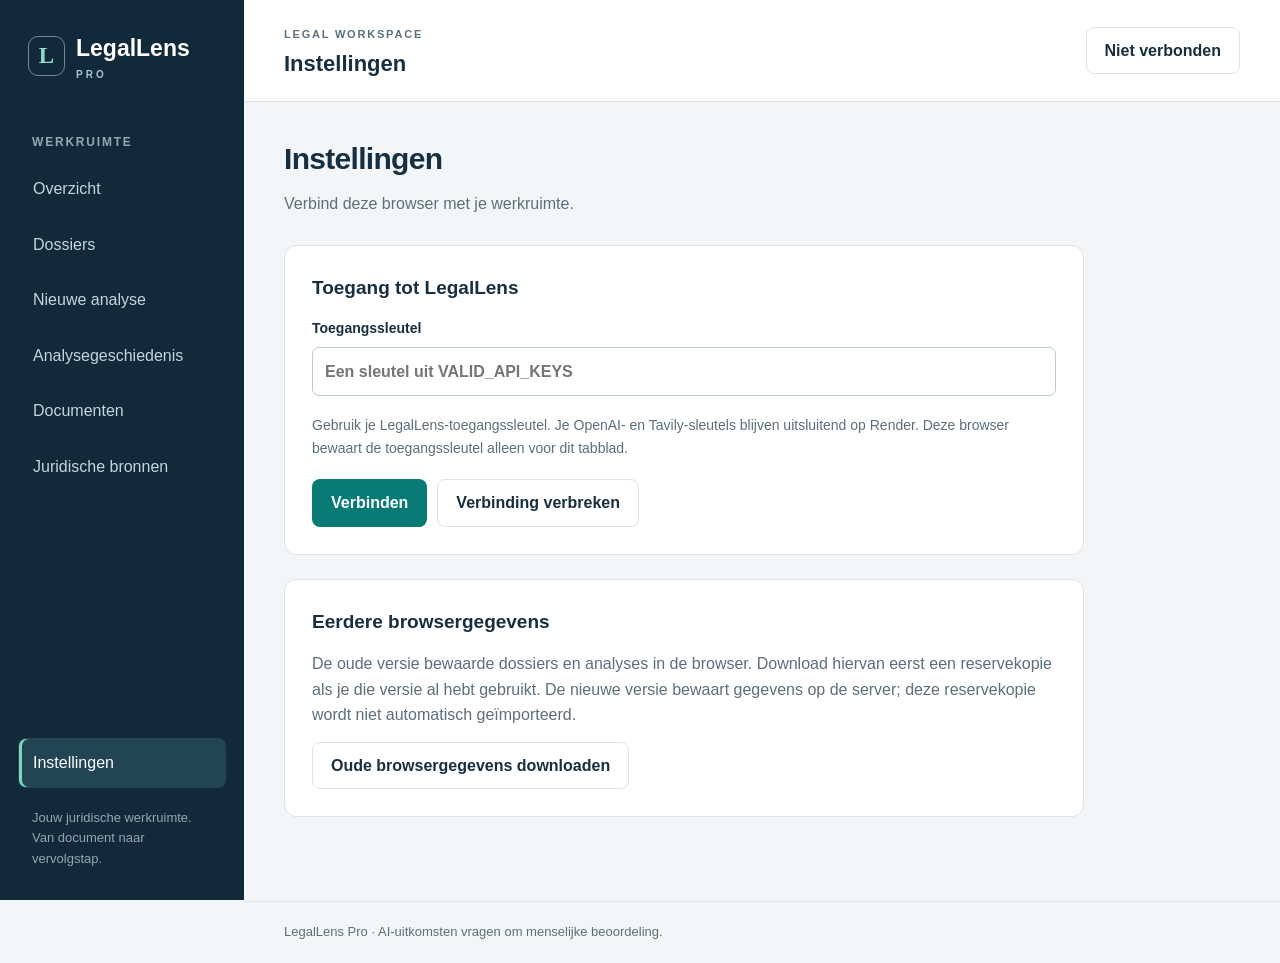
<file: static/index.html>
<!doctype html>
<html lang="nl">
<head><meta charset="utf-8"><meta name="viewport" content="width=device-width, initial-scale=1"><title>LegalLens Pro — Werkruimte</title><link rel="stylesheet" href="/static/styles.css"><script src="/static/app.js" defer></script></head>
<body>
<a class="skip" href="#content">Naar inhoud</a>
<aside id="sidebar"><a class="brand" href="#dashboard" data-view="dashboard"><span class="brand-mark">L</span><span>LegalLens <small>PRO</small></span></a><button id="close-menu" class="secondary">Menu sluiten</button><p class="nav-label">WERKRUIMTE</p><nav aria-label="Hoofdnavigatie">
<button data-view="dashboard">Overzicht</button><button data-view="dossiers">Dossiers</button><button data-view="analyze">Nieuwe analyse</button><button data-view="analyses">Analysegeschiedenis</button><button data-view="documents">Documenten</button><button data-view="sources">Juridische bronnen</button></nav><div class="sidebar-bottom"><button data-view="settings">Instellingen</button><p>Jouw juridische werkruimte.<br>Van document naar vervolgstap.</p></div></aside>
<div class="workspace"><header><button id="menu" class="secondary" aria-label="Menu openen" aria-expanded="false">Menu</button><div><span class="eyebrow">LEGAL WORKSPACE</span><h1 id="page-title">Overzicht</h1></div><button class="secondary" data-view="settings" id="connection">Niet verbonden</button></header>
<main id="content"><p id="storage-warning" class="callout" hidden>Tijdelijke opslag: bij gratis Render kunnen dossiers en uploads verdwijnen na inactiviteit, een herstart of deployment. Download belangrijke resultaten direct.</p><div id="notice" role="status" aria-live="polite" hidden></div>
<section data-page="dashboard"><div class="heading"><div><h2>Grip op je juridische werk.</h2><p>Dossiers, analyses en documenten op één plek.</p></div><button data-view="analyze">Nieuwe analyse <span aria-hidden="true">+</span></button></div><div class="stats" id="stats"><article><span>Dossiers</span><strong>—</strong></article><article><span>Analyses</span><strong>—</strong></article><article><span>Documenten</span><strong>—</strong></article><article><span>Bestanden</span><strong>—</strong></article></div><div class="columns"><article class="panel"><div class="panel-heading"><h3>Recente dossiers</h3><button class="link" data-view="dossiers">Alle dossiers</button></div><div id="recent-dossiers" class="list"><p class="empty">Verbind je werkruimte via Instellingen.</p></div></article><article class="panel accent"><span class="eyebrow">AAN DE SLAG</span><h3>Van inzicht naar actie</h3><p>Analyseer een contract, bekijk de risico's en werk de vervolgstappen uit.</p><button data-view="analyze">Document analyseren</button><hr><button class="link" data-view="documents">Een conceptdocument opstellen →</button><button class="link" data-view="sources">Wetgeving en uitspraken zoeken →</button></article></div></section>
<section data-page="dossiers" hidden><div class="heading"><div><h2>Dossiers</h2><p>Orden je documenten en analyses per zaak.</p></div><button id="new-dossier">Nieuw dossier +</button></div><label class="search">Zoek dossier<input id="dossier-search" type="search" placeholder="Naam of cliënt"></label><div id="dossier-list" class="cards"></div><article id="dossier-detail" class="panel" hidden></article></section>
<section data-page="analyze" hidden><div class="heading"><div><h2>Nieuwe analyse</h2><p>Upload een document of plak tekst. Het resultaat wordt bewaard.</p></div></div><form id="analysis-form" class="panel"><div class="form-grid"><label>Dossier<select id="analysis-dossier" class="dossier-select"><option value="">Zonder dossier</option></select></label><label>Analyse<select id="analysis-type"><option value="contract">Contractanalyse</option><option value="due_diligence">Due diligence</option><option value="familierecht">Familierecht</option><option value="huurrecht">Huurrecht</option><option value="arbeidsrecht">Arbeidsrecht</option><option value="strafrecht">Strafrecht</option><option value="bestuursrecht">Bestuursrecht</option><option value="ondernemingsrecht">Ondernemingsrecht</option><option value="aansprakelijkheidsrecht">Aansprakelijkheidsrecht</option><option value="consumentenrecht">Consumentenrecht</option><option value="privacyrecht">Privacyrecht</option><option value="erfrecht">Erfrecht</option><option value="intellectueel_eigendom">Intellectueel eigendom</option><option value="vastgoedrecht">Vastgoedrecht</option></select></label><label>Diepgang<select id="analysis-mode"><option value="standard">Standaard — duidelijk en praktisch</option><option value="advocaat">Advocaat — uitgebreide motivering</option></select></label></div><div class="upload"><label>Document kiezen<input id="analysis-file" type="file" accept=".pdf,.docx,.txt"></label><p id="file-hint">PDF, Word of TXT · maximaal 10 MB · leesbare tekst vereist</p><button type="button" id="clear-file" class="link">Bestandskeuze wissen</button></div><label>Of plak je tekst<textarea id="analysis-text" rows="9" placeholder="Plak minimaal 50 tekens…"></textarea></label><p class="muted" id="analysis-hint">Documentinhoud wordt voor de analyse naar OpenAI verzonden. Controleer of je die mag delen.</p><div class="actions"><button type="submit">Analyse starten</button><button type="reset" class="secondary">Wissen</button><span id="analysis-progress" role="status"></span></div></form><article id="analysis-result" class="panel result" hidden></article></section>
<section data-page="analyses" hidden><div class="heading"><div><h2>Analysegeschiedenis</h2><p>Zoek resultaten terug en bekijk alle aanbevelingen.</p></div></div><form id="history-form" class="filters"><label>Zoeken<input type="search" id="history-query" placeholder="Samenvatting of documenttype"></label><label>Dossier<select id="history-dossier" class="dossier-select"><option value="">Alle dossiers</option></select></label><button type="submit">Zoeken</button></form><div id="history-list" class="list panel"></div><div class="actions"><button class="secondary" id="history-prev">Vorige</button><span id="history-page">Pagina 1</span><button class="secondary" id="history-next">Volgende</button></div><article id="history-detail" class="panel result" hidden></article></section>
<section data-page="documents" hidden><div class="heading"><div><h2>Documenten</h2><p>Vul een conceptsjabloon in en download het als Word, PDF of tekst.</p></div></div><p class="callout">De aangeleverde sjablonen zijn beknopte concepten. Controleer en vul de inhoud juridisch aan vóór gebruik.</p><div id="template-list" class="cards"></div><form id="document-form" class="panel" hidden><h3 id="template-title"></h3><label>Dossier<select id="document-dossier" class="dossier-select"><option value="">Zonder dossier</option></select></label><div id="template-fields" class="form-grid"></div><button type="submit">Concept maken en opslaan</button></form><article id="document-detail" class="panel" hidden></article><article class="panel"><h3>Opgeslagen documenten</h3><div id="document-list" class="list"></div></article></section>
<section data-page="sources" hidden><div class="heading"><div><h2>Juridische bronnen</h2><p>Zoek op wetsartikel via Tavily, of haal een uitspraak rechtstreeks op met een ECLI-nummer.</p></div></div><form id="source-form" class="panel"><label>Wetsartikel of ECLI-nummer<input id="source-query" required minlength="2" maxlength="150" placeholder="Bijvoorbeeld 6:74 BW of ECLI:NL:HR:2021:1778"></label><div class="actions"><button type="submit">Bronnen zoeken</button><span id="source-progress" role="status"></span></div><p class="muted">Een ECLI-opvraging via Rechtspraak Open Data gebruikt geen Tavily of OpenAI. Voor zoeken op wetsartikel blijft Tavily nodig. Niet iedere uitspraak heeft een openbare volledige tekst.</p></form><article id="source-result" class="panel" hidden></article></section>
<section data-page="settings" hidden><div class="heading"><div><h2>Instellingen</h2><p>Verbind deze browser met je werkruimte.</p></div></div><form id="settings-form" class="panel narrow"><h3>Toegang tot LegalLens</h3><label>Toegangssleutel<input id="access-key" type="password" autocomplete="off" required placeholder="Een sleutel uit VALID_API_KEYS"></label><p class="muted">Gebruik je LegalLens-toegangssleutel. Je OpenAI- en Tavily-sleutels blijven uitsluitend op Render. Deze browser bewaart de toegangssleutel alleen voor dit tabblad.</p><div class="actions"><button type="submit">Verbinden</button><button type="button" id="logout" class="secondary">Verbinding verbreken</button></div><div id="service-status"></div></form><article class="panel narrow"><h3>Eerdere browsergegevens</h3><p>De oude versie bewaarde dossiers en analyses in de browser. Download hiervan eerst een reservekopie als je die versie al hebt gebruikt. De nieuwe versie bewaart gegevens op de server; deze reservekopie wordt niet automatisch geïmporteerd.</p><button class="secondary" id="legacy-export">Oude browsergegevens downloaden</button></article></section>
</main><footer>LegalLens Pro · AI-uitkomsten vragen om menselijke beoordeling.</footer></div>
<dialog id="dossier-dialog"><form id="dossier-form"><p id="dialog-error" role="alert" hidden></p><h2 id="dossier-dialog-title">Nieuw dossier</h2><input id="edit-dossier-id" type="hidden"><label>Naam<input id="dossier-name" required maxlength="200"></label><label>Cliënt<input id="dossier-client" maxlength="200"></label><label>Rechtsgebied<input id="dossier-type" maxlength="80" placeholder="Bijvoorbeeld arbeidsrecht"></label><label>Status<select id="dossier-status"><option value="active">Actief</option><option value="archived">Gearchiveerd</option><option value="closed">Gesloten</option></select></label><div class="actions"><button type="submit">Opslaan</button><button type="button" class="secondary" id="close-dialog">Annuleren</button></div></form></dialog>
</body></html>
</file>
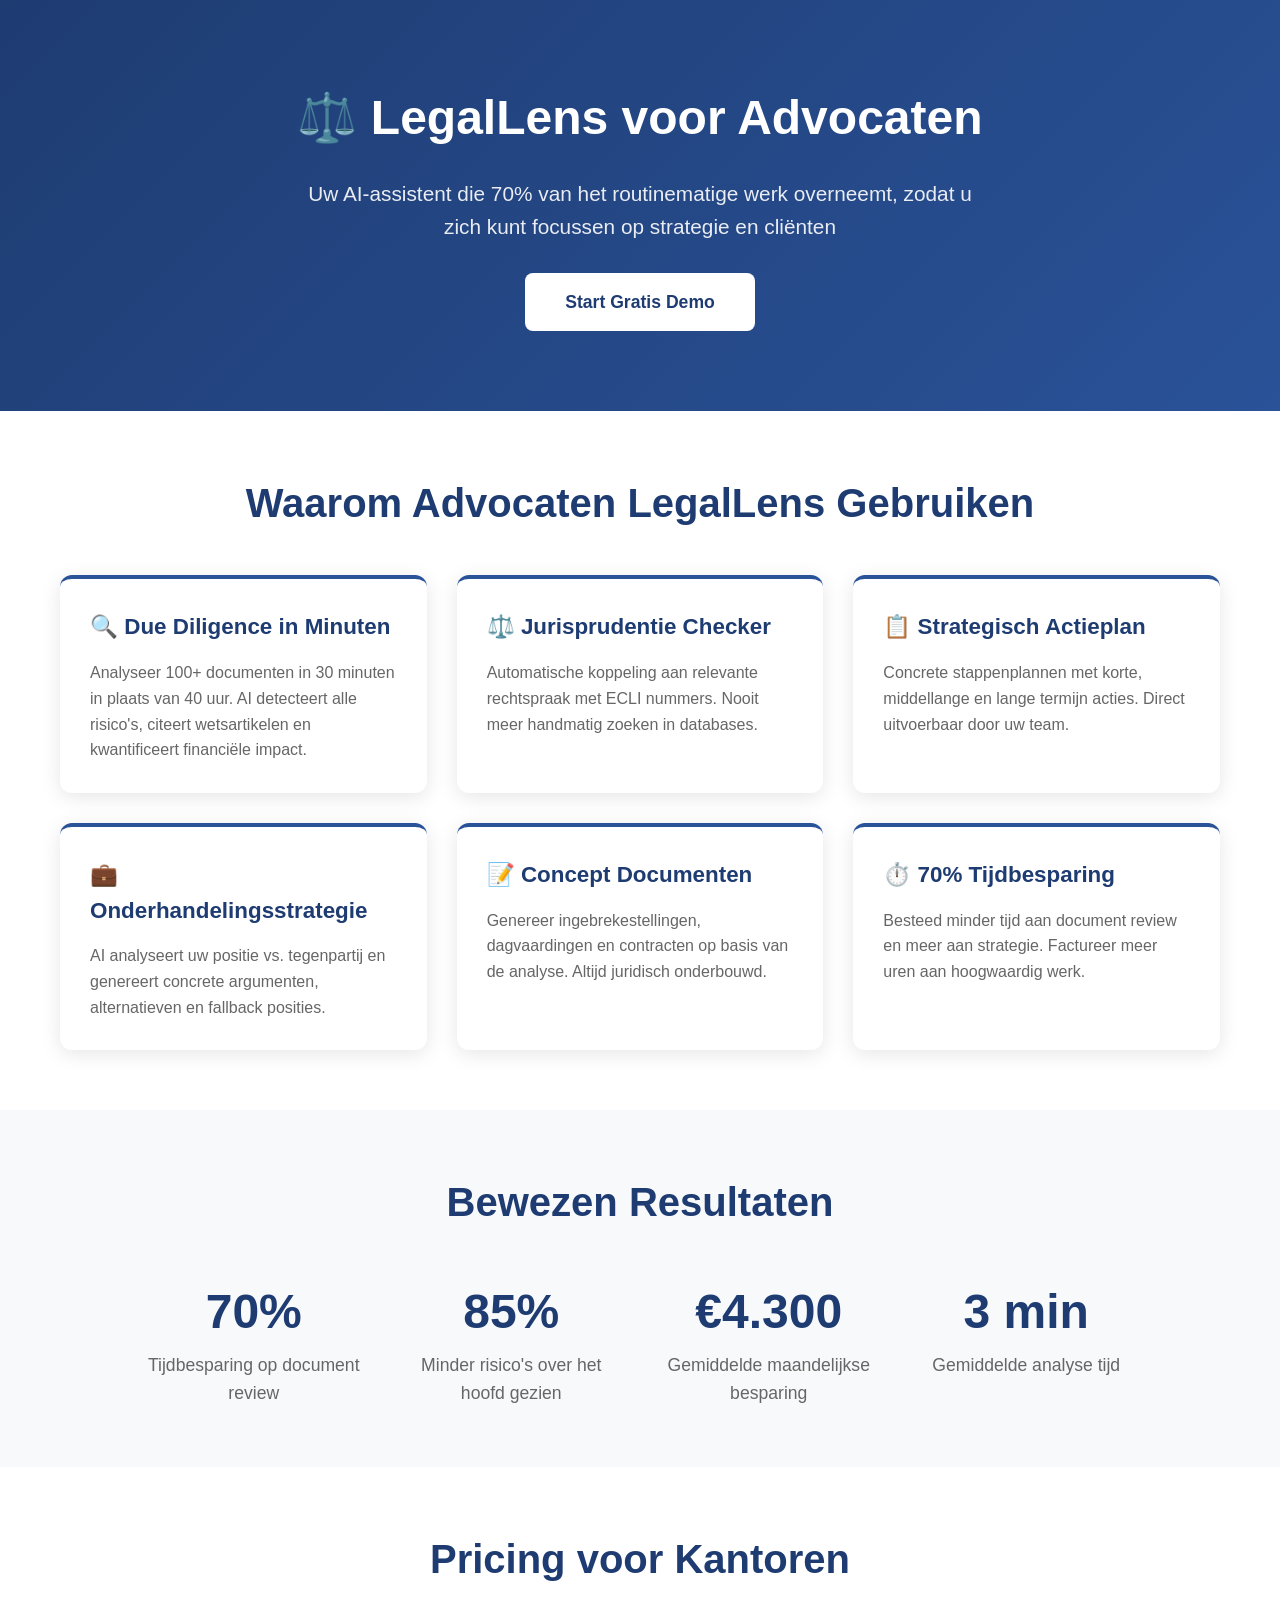
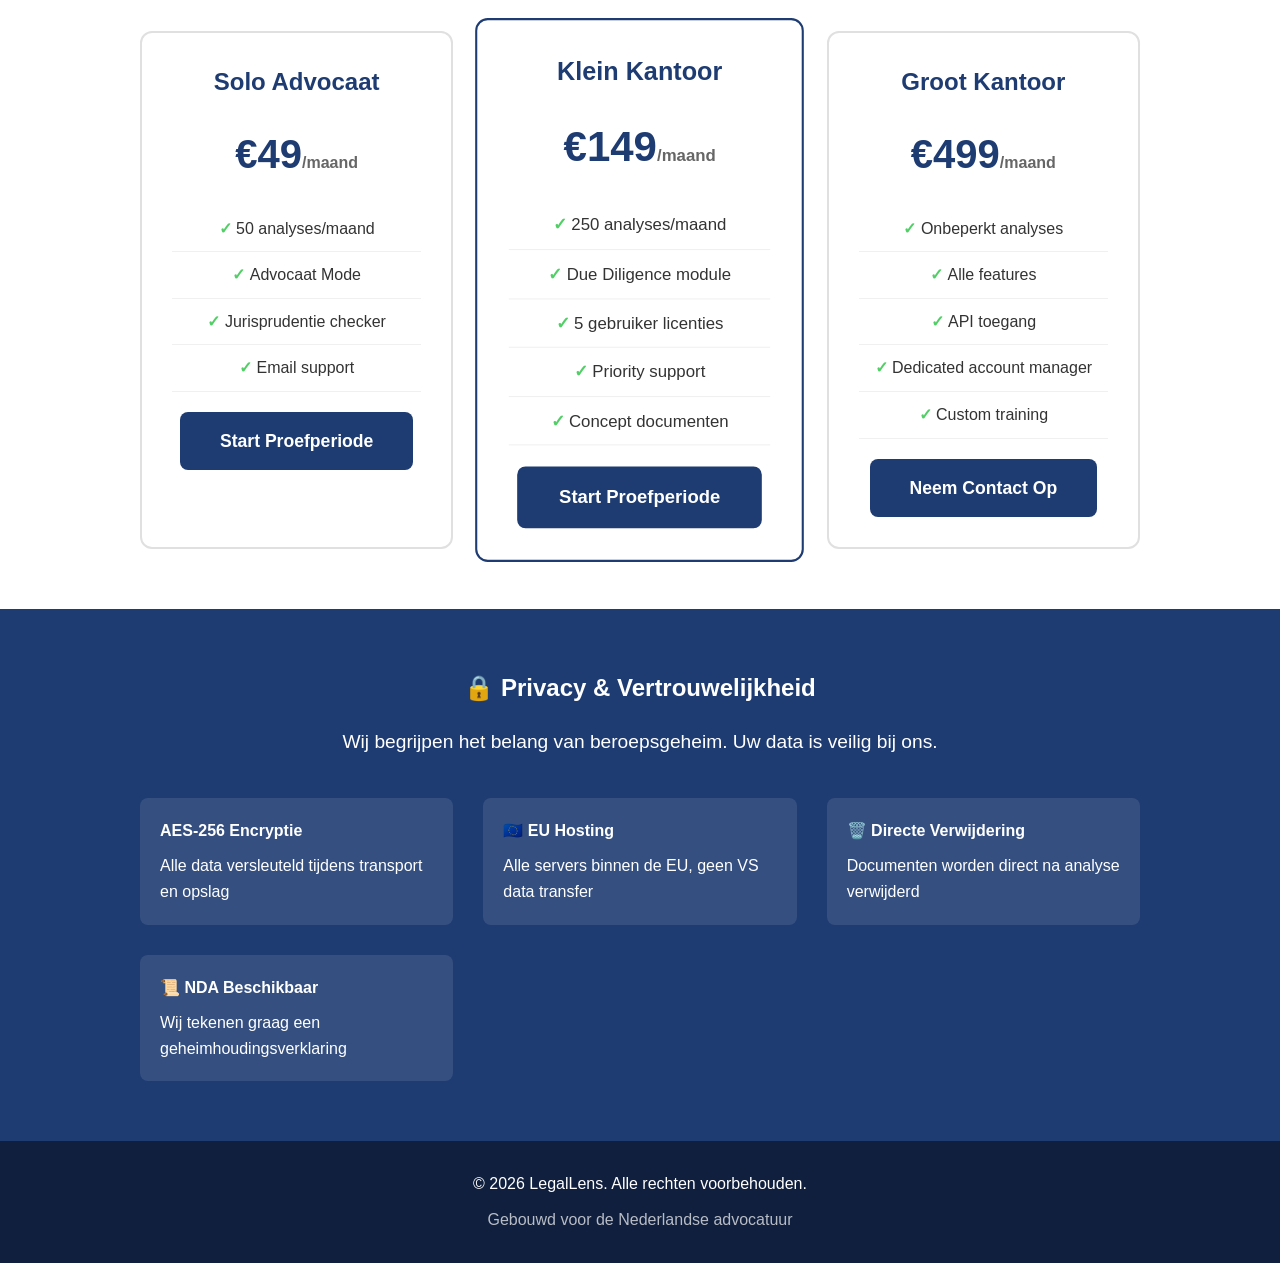
<file: static/advocaten.html>
<!DOCTYPE html>
<html lang="nl">
<head>
    <meta charset="UTF-8">
    <meta name="viewport" content="width=device-width, initial-scale=1.0">
    <title>LegalLens voor Advocaten - AI-Assistent</title>
    <style>
        * { margin: 0; padding: 0; box-sizing: border-box; }
        body {
            font-family: -apple-system, BlinkMacSystemFont, 'Segoe UI', Roboto, sans-serif;
            line-height: 1.6;
            color: #333;
        }
        .hero {
            background: linear-gradient(135deg, #1e3c72 0%, #2a5298 100%);
            color: white;
            padding: 80px 20px;
            text-align: center;
        }
        .hero h1 { font-size: 3em; margin-bottom: 20px; }
        .hero p { font-size: 1.3em; opacity: 0.9; max-width: 700px; margin: 0 auto 30px; }
        .cta-button {
            display: inline-block;
            background: white;
            color: #1e3c72;
            padding: 15px 40px;
            border-radius: 8px;
            text-decoration: none;
            font-weight: 600;
            font-size: 1.1em;
            transition: transform 0.3s;
        }
        .cta-button:hover { transform: translateY(-3px); }
        .container { max-width: 1200px; margin: 0 auto; padding: 60px 20px; }
        .features {
            display: grid;
            grid-template-columns: repeat(auto-fit, minmax(300px, 1fr));
            gap: 30px;
            margin-top: 40px;
        }
        .feature-card {
            background: white;
            padding: 30px;
            border-radius: 12px;
            box-shadow: 0 4px 20px rgba(0,0,0,0.1);
            border-top: 4px solid #2a5298;
        }
        .feature-card h3 { color: #1e3c72; margin-bottom: 15px; font-size: 1.4em; }
        .feature-card p { color: #666; }
        .stats {
            background: #f8f9fa;
            padding: 60px 20px;
            text-align: center;
        }
        .stats-grid {
            display: grid;
            grid-template-columns: repeat(auto-fit, minmax(200px, 1fr));
            gap: 30px;
            max-width: 1000px;
            margin: 40px auto 0;
        }
        .stat-item h2 { font-size: 3em; color: #1e3c72; }
        .stat-item p { color: #666; font-size: 1.1em; }
        .pricing {
            background: white;
            padding: 60px 20px;
        }
        .pricing-grid {
            display: grid;
            grid-template-columns: repeat(auto-fit, minmax(280px, 1fr));
            gap: 30px;
            max-width: 1000px;
            margin: 40px auto 0;
        }
        .pricing-card {
            border: 2px solid #e0e0e0;
            border-radius: 12px;
            padding: 30px;
            text-align: center;
        }
        .pricing-card.featured {
            border-color: #1e3c72;
            transform: scale(1.05);
        }
        .pricing-card h3 { color: #1e3c72; font-size: 1.5em; margin-bottom: 10px; }
        .price { font-size: 2.5em; color: #1e3c72; font-weight: 600; margin: 20px 0; }
        .price span { font-size: 0.4em; color: #666; }
        .pricing-card ul { list-style: none; margin: 20px 0; }
        .pricing-card ul li { padding: 10px 0; border-bottom: 1px solid #f0f0f0; }
        .pricing-card ul li:before { content: "✓ "; color: #51cf66; font-weight: bold; }
        .privacy-section {
            background: #1e3c72;
            color: white;
            padding: 60px 20px;
            text-align: center;
        }
        .privacy-section h2 { margin-bottom: 20px; }
        .privacy-grid {
            display: grid;
            grid-template-columns: repeat(auto-fit, minmax(250px, 1fr));
            gap: 30px;
            max-width: 1000px;
            margin: 40px auto 0;
            text-align: left;
        }
        .privacy-item {
            background: rgba(255,255,255,0.1);
            padding: 20px;
            border-radius: 8px;
        }
        .privacy-item h4 { margin-bottom: 10px; }
        footer {
            background: #0f1f3d;
            color: white;
            text-align: center;
            padding: 30px 20px;
        }
    </style>
</head>
<body>
    <div class="hero">
        <h1>⚖️ LegalLens voor Advocaten</h1>
        <p>Uw AI-assistent die 70% van het routinematige werk overneemt, zodat u zich kunt focussen op strategie en cliënten</p>
        <a href="/" class="cta-button">Start Gratis Demo</a>
    </div>

    <div class="container">
        <h2 style="text-align: center; font-size: 2.5em; color: #1e3c72;">Waarom Advocaten LegalLens Gebruiken</h2>
        <div class="features">
            <div class="feature-card">
                <h3>🔍 Due Diligence in Minuten</h3>
                <p>Analyseer 100+ documenten in 30 minuten in plaats van 40 uur. AI detecteert alle risico's, citeert wetsartikelen en kwantificeert financiële impact.</p>
            </div>
            <div class="feature-card">
                <h3>⚖️ Jurisprudentie Checker</h3>
                <p>Automatische koppeling aan relevante rechtspraak met ECLI nummers. Nooit meer handmatig zoeken in databases.</p>
            </div>
            <div class="feature-card">
                <h3>📋 Strategisch Actieplan</h3>
                <p>Concrete stappenplannen met korte, middellange en lange termijn acties. Direct uitvoerbaar door uw team.</p>
            </div>
            <div class="feature-card">
                <h3>💼 Onderhandelingsstrategie</h3>
                <p>AI analyseert uw positie vs. tegenpartij en genereert concrete argumenten, alternatieven en fallback posities.</p>
            </div>
            <div class="feature-card">
                <h3>📝 Concept Documenten</h3>
                <p>Genereer ingebrekestellingen, dagvaardingen en contracten op basis van de analyse. Altijd juridisch onderbouwd.</p>
            </div>
            <div class="feature-card">
                <h3>⏱️ 70% Tijdbesparing</h3>
                <p>Besteed minder tijd aan document review en meer aan strategie. Factureer meer uren aan hoogwaardig werk.</p>
            </div>
        </div>
    </div>

    <div class="stats">
        <h2 style="font-size: 2.5em; color: #1e3c72;">Bewezen Resultaten</h2>
        <div class="stats-grid">
            <div class="stat-item">
                <h2>70%</h2>
                <p>Tijdbesparing op document review</p>
            </div>
            <div class="stat-item">
                <h2>85%</h2>
                <p>Minder risico's over het hoofd gezien</p>
            </div>
            <div class="stat-item">
                <h2>€4.300</h2>
                <p>Gemiddelde maandelijkse besparing</p>
            </div>
            <div class="stat-item">
                <h2>3 min</h2>
                <p>Gemiddelde analyse tijd</p>
            </div>
        </div>
    </div>

    <div class="pricing">
        <h2 style="text-align: center; font-size: 2.5em; color: #1e3c72;">Pricing voor Kantoren</h2>
        <div class="pricing-grid">
            <div class="pricing-card">
                <h3>Solo Advocaat</h3>
                <div class="price">€49<span>/maand</span></div>
                <ul>
                    <li>50 analyses/maand</li>
                    <li>Advocaat Mode</li>
                    <li>Jurisprudentie checker</li>
                    <li>Email support</li>
                </ul>
                <a href="/" class="cta-button" style="background: #1e3c72; color: white;">Start Proefperiode</a>
            </div>
            <div class="pricing-card featured">
                <h3>Klein Kantoor</h3>
                <div class="price">€149<span>/maand</span></div>
                <ul>
                    <li>250 analyses/maand</li>
                    <li>Due Diligence module</li>
                    <li>5 gebruiker licenties</li>
                    <li>Priority support</li>
                    <li>Concept documenten</li>
                </ul>
                <a href="/" class="cta-button" style="background: #1e3c72; color: white;">Start Proefperiode</a>
            </div>
            <div class="pricing-card">
                <h3>Groot Kantoor</h3>
                <div class="price">€499<span>/maand</span></div>
                <ul>
                    <li>Onbeperkt analyses</li>
                    <li>Alle features</li>
                    <li>API toegang</li>
                    <li>Dedicated account manager</li>
                    <li>Custom training</li>
                </ul>
                <a href="/" class="cta-button" style="background: #1e3c72; color: white;">Neem Contact Op</a>
            </div>
        </div>
    </div>

    <div class="privacy-section">
        <h2>🔒 Privacy & Vertrouwelijkheid</h2>
        <p style="font-size: 1.2em; max-width: 700px; margin: 0 auto;">Wij begrijpen het belang van beroepsgeheim. Uw data is veilig bij ons.</p>
        <div class="privacy-grid">
            <div class="privacy-item">
                <h4> AES-256 Encryptie</h4>
                <p>Alle data versleuteld tijdens transport en opslag</p>
            </div>
            <div class="privacy-item">
                <h4>🇪🇺 EU Hosting</h4>
                <p>Alle servers binnen de EU, geen VS data transfer</p>
            </div>
            <div class="privacy-item">
                <h4>🗑️ Directe Verwijdering</h4>
                <p>Documenten worden direct na analyse verwijderd</p>
            </div>
            <div class="privacy-item">
                <h4>📜 NDA Beschikbaar</h4>
                <p>Wij tekenen graag een geheimhoudingsverklaring</p>
            </div>
        </div>
    </div>

    <footer>
        <p>© 2026 LegalLens. Alle rechten voorbehouden.</p>
        <p style="margin-top: 10px; opacity: 0.7;">Gebouwd voor de Nederlandse advocatuur</p>
    </footer>
</body>
</html>
</file>
<file: static/styles.css>
:root{--navy:#112939;--ink:#172f40;--muted:#5b6f7c;--teal:#087b75;--line:#dce4e8;--bg:#f3f6f8;--white:#fff;font-family:Inter,-apple-system,BlinkMacSystemFont,'Segoe UI',sans-serif;color:var(--ink);background:var(--bg);font-size:16px;line-height:1.6}*{box-sizing:border-box}body{margin:0}button,input,select,textarea{font:inherit}button{border:1px solid transparent;border-radius:8px;background:var(--teal);color:white;cursor:pointer;padding:10px 18px;font-weight:600;min-height:44px}button:hover{filter:brightness(.94)}button:disabled{opacity:.5;cursor:wait}button:focus-visible,a:focus-visible,input:focus-visible,textarea:focus-visible,select:focus-visible{outline:3px solid #2aa8c0;outline-offset:3px}h1,h2,h3,p{margin:0 0 14px}h1{font-size:22px;margin:0}h2{font-size:30px;letter-spacing:-.7px;line-height:1.25}h3{font-size:19px}p{color:var(--muted)}a{color:var(--teal)}[hidden]{display:none!important}.eyebrow,.nav-label{font-size:12px;letter-spacing:1.8px;font-weight:700}#sidebar{width:244px;background:var(--navy);color:white;position:fixed;inset:0 auto 0 0;padding:30px 18px;display:flex;flex-direction:column;z-index:20;overflow-y:auto}.brand{display:flex;gap:11px;align-items:center;text-decoration:none;color:white;font-size:23px;font-weight:650;padding:0 10px}.brand-mark{display:grid;place-items:center;width:37px;height:40px;border:1px solid #6b8d97;border-radius:10px;font-family:Georgia,serif;color:#93d8c9}.brand small{display:block;font-size:10px;letter-spacing:3px;color:#a5c7d0}.nav-label{color:#91a7b4;margin:50px 14px 12px}nav{display:grid;gap:6px}#sidebar button{width:100%;text-align:left;background:transparent;color:#c5d5de;font-weight:500;padding:11px 14px}#sidebar button.active{background:#224554;color:#fff;box-shadow:inset 3px 0 #81d4c2}.sidebar-bottom{margin-top:auto;padding-top:45px}.sidebar-bottom p{color:#91a7b4;font-size:13px;margin:20px 14px 0}.workspace{margin-left:244px}header{min-height:100px;background:#fff;border-bottom:1px solid var(--line);padding:20px 40px;display:flex;gap:20px;align-items:center;justify-content:space-between}header .eyebrow{color:var(--muted);font-size:11px}main{max-width:1450px;margin:auto;padding:38px 40px 60px}.heading{display:flex;justify-content:space-between;align-items:center;gap:24px;margin-bottom:28px}.heading p{margin:0}.stats{display:grid;grid-template-columns:repeat(4,1fr);gap:18px;margin-bottom:28px}.stats article{padding:21px 24px;background:#fff;border:1px solid var(--line);border-radius:12px}.stats span{display:block;color:var(--muted);font-size:14px}.stats strong{display:block;font-size:37px;line-height:1.5;font-weight:600}.columns{display:grid;grid-template-columns:1.5fr 1fr;gap:24px}.panel{background:#fff;border:1px solid var(--line);border-radius:12px;padding:27px;margin-bottom:24px}.panel-heading{display:flex;align-items:center;justify-content:space-between;gap:10px}.accent{background:#eaf3f2;border-color:#cbdedc}.accent .eyebrow{color:var(--teal)}.accent h3{margin-top:20px;font-size:25px}.accent .link{display:block;padding-left:0;text-align:left}hr{border:0;border-top:1px solid #ccdeda;margin:26px 0}.secondary{color:var(--ink);background:white;border-color:var(--line)}.link{background:transparent;color:var(--teal);padding:6px 10px;border:0}.danger{color:#a32e33;background:#fff3f3;border:1px solid #edcfd0}.actions{display:flex;gap:10px;align-items:center;flex-wrap:wrap;margin-top:20px}.cards{display:grid;grid-template-columns:repeat(auto-fill,minmax(260px,1fr));gap:18px;margin-bottom:24px}.card{border:1px solid var(--line);border-radius:10px;background:#fff;padding:24px}.card p{font-size:14px}.card h3{overflow-wrap:anywhere}.row{display:flex;gap:20px;align-items:center;justify-content:space-between;border-bottom:1px solid var(--line);padding:18px 0}.row:last-child{border-bottom:0}.row p{font-size:14px;margin:3px 0}.row strong{overflow-wrap:anywhere}.empty{padding:25px 0;color:var(--muted)}label{display:block;font-size:14px;font-weight:600;margin-bottom:18px}input,select,textarea{display:block;width:100%;border:1px solid #bacbd3;border-radius:7px;background:#fff;padding:11px 12px;margin-top:7px;color:var(--ink);font-size:16px}textarea{resize:vertical}input[type=file]{border:0;padding-left:0}.form-grid{display:grid;grid-template-columns:repeat(auto-fit,minmax(220px,1fr));gap:0 22px}.upload{border:1px dashed #99b9bb;background:#f3f9f8;padding:22px;border-radius:10px;margin-bottom:25px}.upload label{margin-bottom:8px}.upload p,.muted{font-size:14px}.filters{display:flex;gap:20px;align-items:end;margin-bottom:20px;flex-wrap:wrap}.filters label{flex:1;min-width:180px;margin:0}.search{max-width:450px}.tag{display:inline-block;border-radius:4px;background:#eaf3f2;color:#16635f;padding:2px 8px;font-size:13px}.callout{padding:15px 18px;background:#fff6df;border-left:3px solid #cba33d;border-radius:4px}.narrow{max-width:800px}.result{overflow-wrap:anywhere}.result h3{margin-top:25px}.result blockquote{border-left:3px solid #c3d5db;margin:15px 0;padding:8px 18px;color:var(--muted);white-space:pre-wrap}.risk{padding:20px;background:#fafcfd;border:1px solid var(--line);border-left:4px solid #b28626;border-radius:6px;margin:12px 0}.risk.high,.risk.critical{border-left-color:#bd4e49}.risk.low{border-left-color:var(--teal)}.prose{white-space:pre-wrap;overflow-wrap:anywhere}.result dl{display:grid;grid-template-columns:minmax(100px,1fr) 2fr;gap:8px}.result dd{margin:0}.result ul{padding-left:22px}#notice{padding:15px 18px;border:1px solid #a9cdc6;background:#e7f5ef;border-radius:8px;margin-bottom:25px;white-space:pre-wrap}#notice.error{background:#fff0f0;border-color:#e8b5b5;color:#8b2626}#menu,#close-menu{display:none}footer{padding:20px 40px;border-top:1px solid var(--line);font-size:13px;color:var(--muted)}dialog{border:0;border-radius:14px;padding:30px;width:min(520px,92vw);max-height:90vh;overflow:auto;color:var(--ink)}dialog::backdrop{background:#0619239c}.skip{position:absolute;left:-9999px}.skip:focus{left:20px;top:10px;z-index:50;background:white;padding:10px}.source-link{display:block;overflow-wrap:anywhere;margin-top:12px}.status-grid{margin-top:20px}.status-grid p{margin:5px 0}@media(max-width:1050px){.columns{grid-template-columns:1fr}.stats{grid-template-columns:repeat(2,1fr)}main{padding:28px}header{padding:20px 28px}}@media(max-width:760px){#sidebar{transform:translateX(-100%);}#sidebar.open{transform:translateX(0)}.workspace{margin-left:0}#menu,#close-menu{display:block}header{padding:18px;gap:12px}header h1{font-size:18px}header .eyebrow{display:none}#connection{font-size:13px;padding:8px}main{padding:26px 18px}.heading{align-items:flex-start;flex-direction:column;gap:18px}h2{font-size:27px}.panel{padding:20px}.stats{gap:12px}.stats article{padding:16px}.row{align-items:flex-start;flex-direction:column;gap:5px}.form-grid{grid-template-columns:1fr}.panel-heading{flex-wrap:wrap}.cards{grid-template-columns:1fr}footer{padding:20px}.result dl{grid-template-columns:1fr}.result dd{margin-bottom:10px}}@media print{#sidebar,header,footer,#notice,.heading,form,.stats,.cards,.filters,.actions,.list,button,.callout{display:none!important}.workspace{margin:0}main{padding:0}.panel{border:0;padding:0}.result{display:block}body{background:white}.no-print{display:none!important}}

summary{cursor:pointer;color:var(--teal);font-weight:600;padding:12px 0}.judgment{max-height:65vh;overflow:auto;padding:18px;border:1px solid var(--line);background:white;margin:12px 0}
</file>
